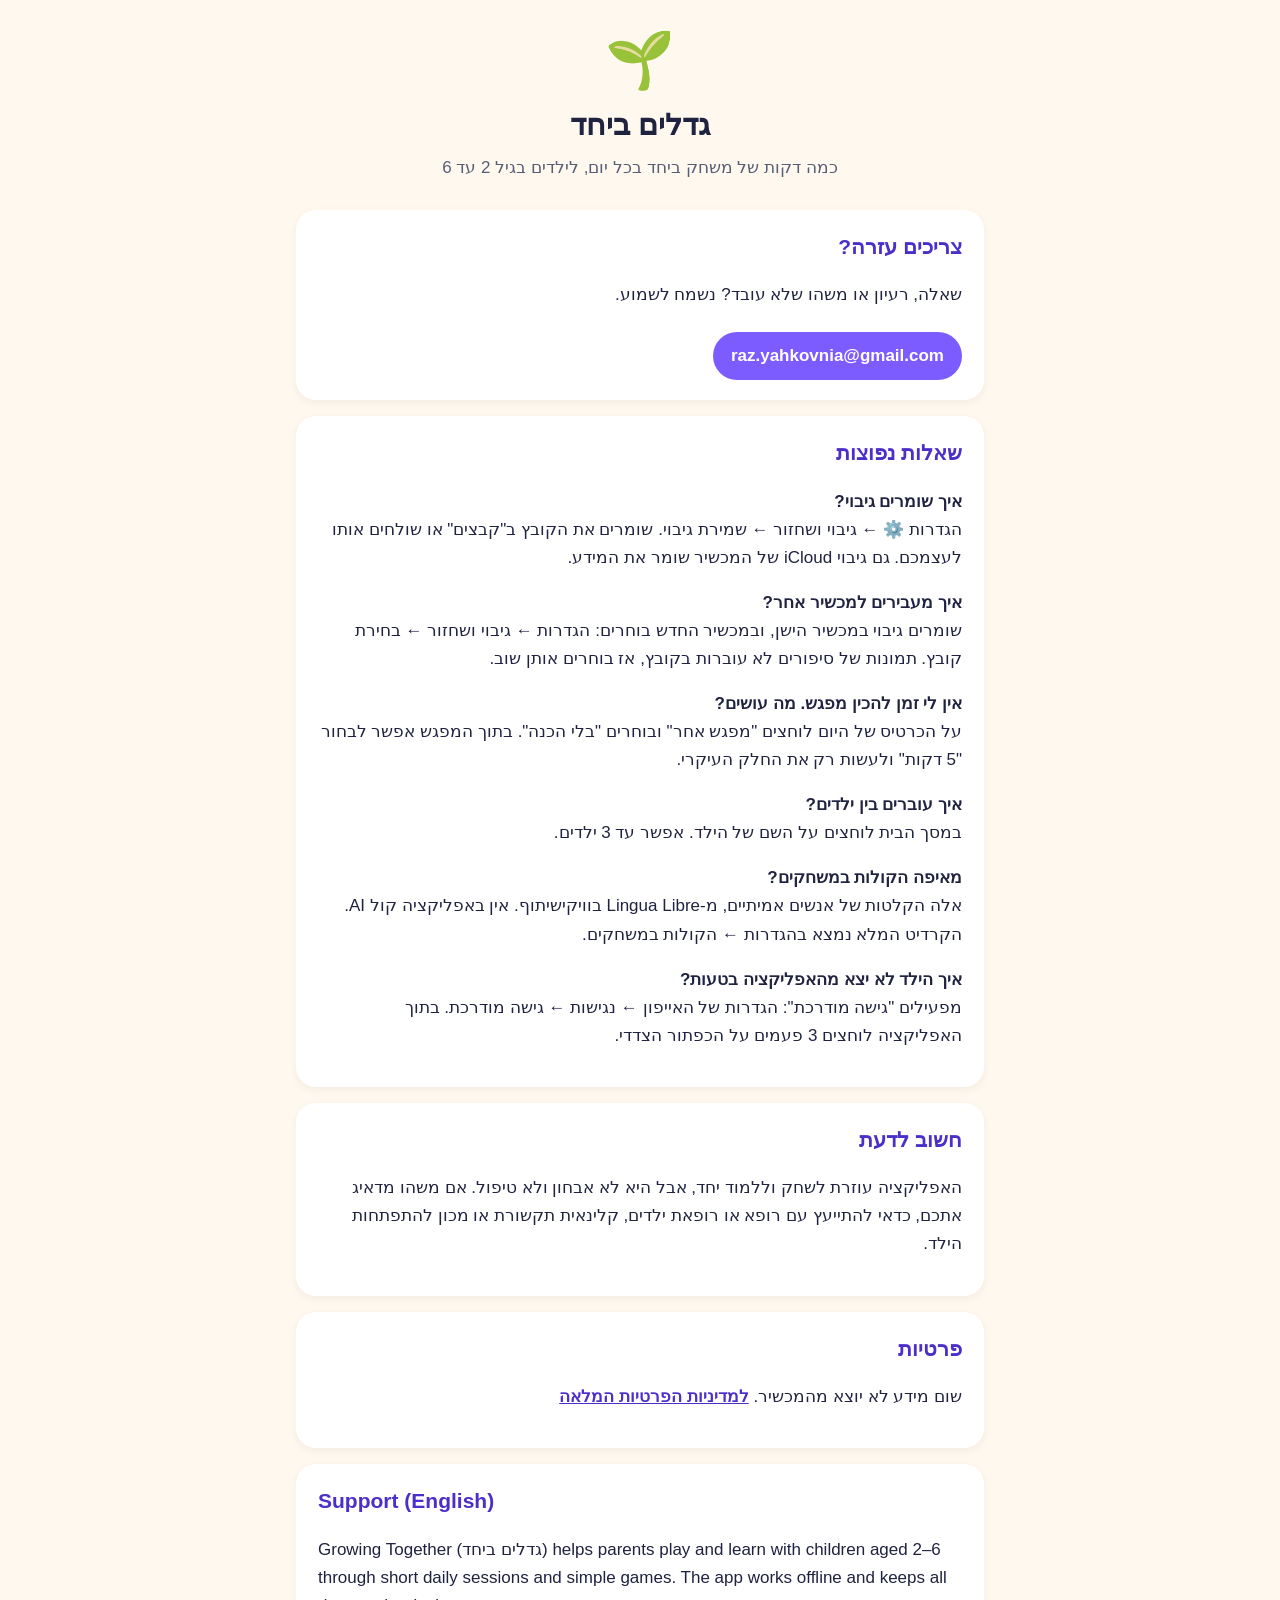
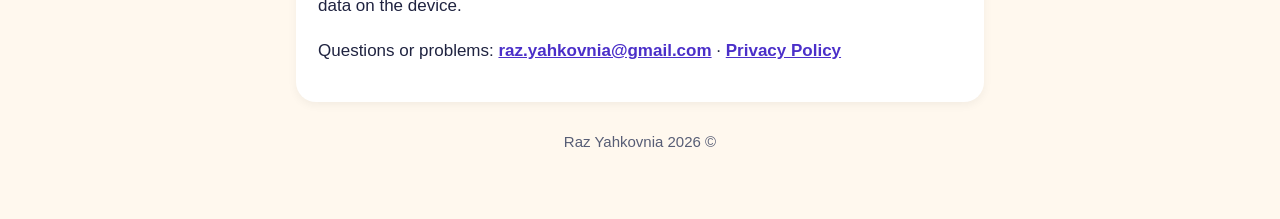
<file: index.html>
<!doctype html>
<html lang="he" dir="rtl">
<head>
  <meta charset="utf-8">
  <meta name="viewport" content="width=device-width, initial-scale=1">
  <title>גדלים ביחד · תמיכה</title>
  <link rel="stylesheet" href="style.css">
</head>
<body>
<main>
  <header>
    <div class="logo">🌱</div>
    <h1>גדלים ביחד</h1>
    <p>כמה דקות של משחק ביחד בכל יום, לילדים בגיל 2 עד 6</p>
  </header>

  <section>
    <h2>צריכים עזרה?</h2>
    <p>שאלה, רעיון או משהו שלא עובד? נשמח לשמוע.</p>
    <a class="mail" href="mailto:raz.yahkovnia@gmail.com">raz.yahkovnia@gmail.com</a>
  </section>

  <section>
    <h2>שאלות נפוצות</h2>
    <p><strong>איך שומרים גיבוי?</strong><br>
      הגדרות ⚙️ ← גיבוי ושחזור ← שמירת גיבוי. שומרים את הקובץ ב"קבצים" או שולחים אותו לעצמכם. גם גיבוי iCloud של המכשיר שומר את המידע.</p>
    <p><strong>איך מעבירים למכשיר אחר?</strong><br>
      שומרים גיבוי במכשיר הישן, ובמכשיר החדש בוחרים: הגדרות ← גיבוי ושחזור ← בחירת קובץ. תמונות של סיפורים לא עוברות בקובץ, אז בוחרים אותן שוב.</p>
    <p><strong>אין לי זמן להכין מפגש. מה עושים?</strong><br>
      על הכרטיס של היום לוחצים "מפגש אחר" ובוחרים "בלי הכנה". בתוך המפגש אפשר לבחור "5 דקות" ולעשות רק את החלק העיקרי.</p>
    <p><strong>איך עוברים בין ילדים?</strong><br>
      במסך הבית לוחצים על השם של הילד. אפשר עד 3 ילדים.</p>
    <p><strong>מאיפה הקולות במשחקים?</strong><br>
      אלה הקלטות של אנשים אמיתיים, מ-Lingua Libre בוויקישיתוף. אין באפליקציה קול AI. הקרדיט המלא נמצא בהגדרות ← הקולות במשחקים.</p>
    <p><strong>איך הילד לא יצא מהאפליקציה בטעות?</strong><br>
      מפעילים "גישה מודרכת": הגדרות של האייפון ← נגישות ← גישה מודרכת. בתוך האפליקציה לוחצים 3 פעמים על הכפתור הצדדי.</p>
  </section>

  <section>
    <h2>חשוב לדעת</h2>
    <p>האפליקציה עוזרת לשחק וללמוד יחד, אבל היא לא אבחון ולא טיפול. אם משהו מדאיג אתכם, כדאי להתייעץ עם רופא או רופאת ילדים, קלינאית תקשורת או מכון להתפתחות הילד.</p>
  </section>

  <section>
    <h2>פרטיות</h2>
    <p>שום מידע לא יוצא מהמכשיר. <a href="privacy.html">למדיניות הפרטיות המלאה</a></p>
  </section>

  <section class="en" lang="en" dir="ltr">
    <h2>Support (English)</h2>
    <p>Growing Together (גדלים ביחד) helps parents play and learn with children aged 2–6 through short daily sessions and simple games. The app works offline and keeps all data on the device.</p>
    <p>Questions or problems: <a href="mailto:raz.yahkovnia@gmail.com">raz.yahkovnia@gmail.com</a> · <a href="privacy.html">Privacy Policy</a></p>
  </section>

  <footer>© 2026 Raz Yahkovnia</footer>
</main>
</body>
</html>
</file>
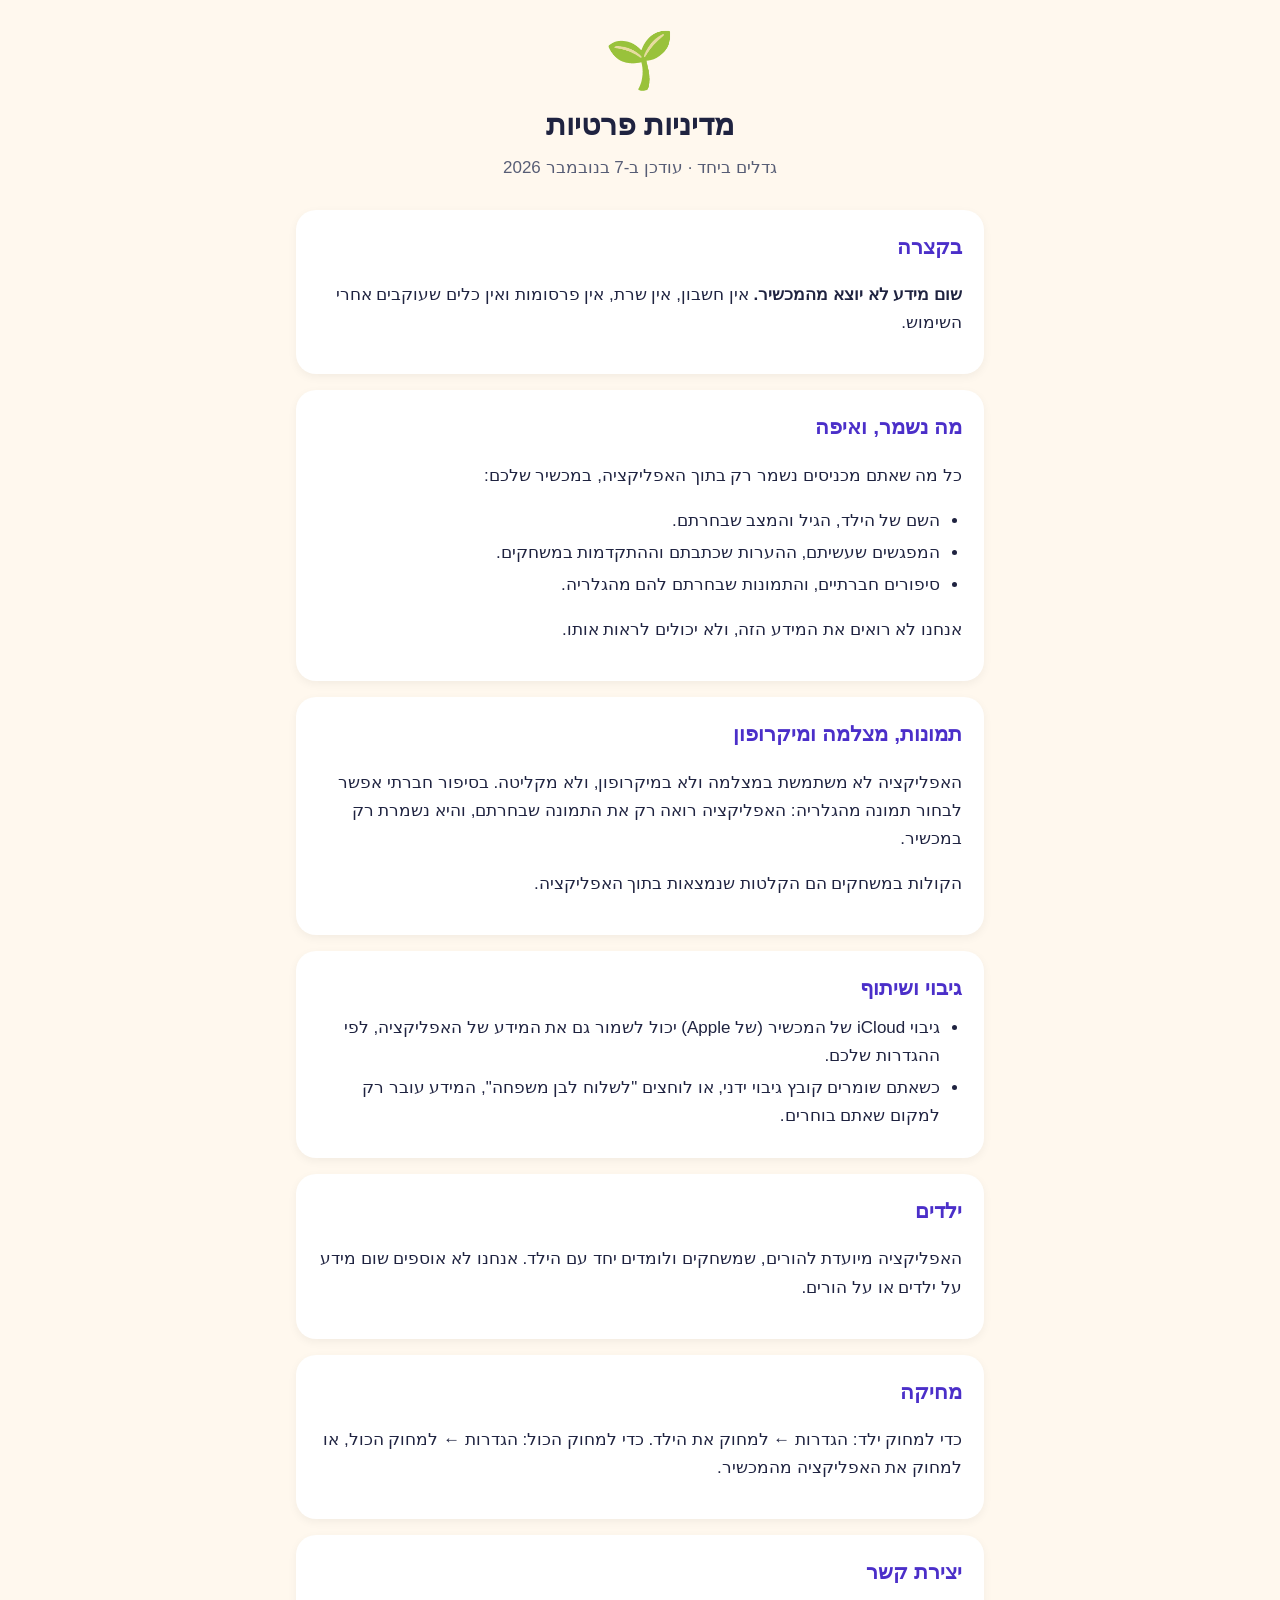
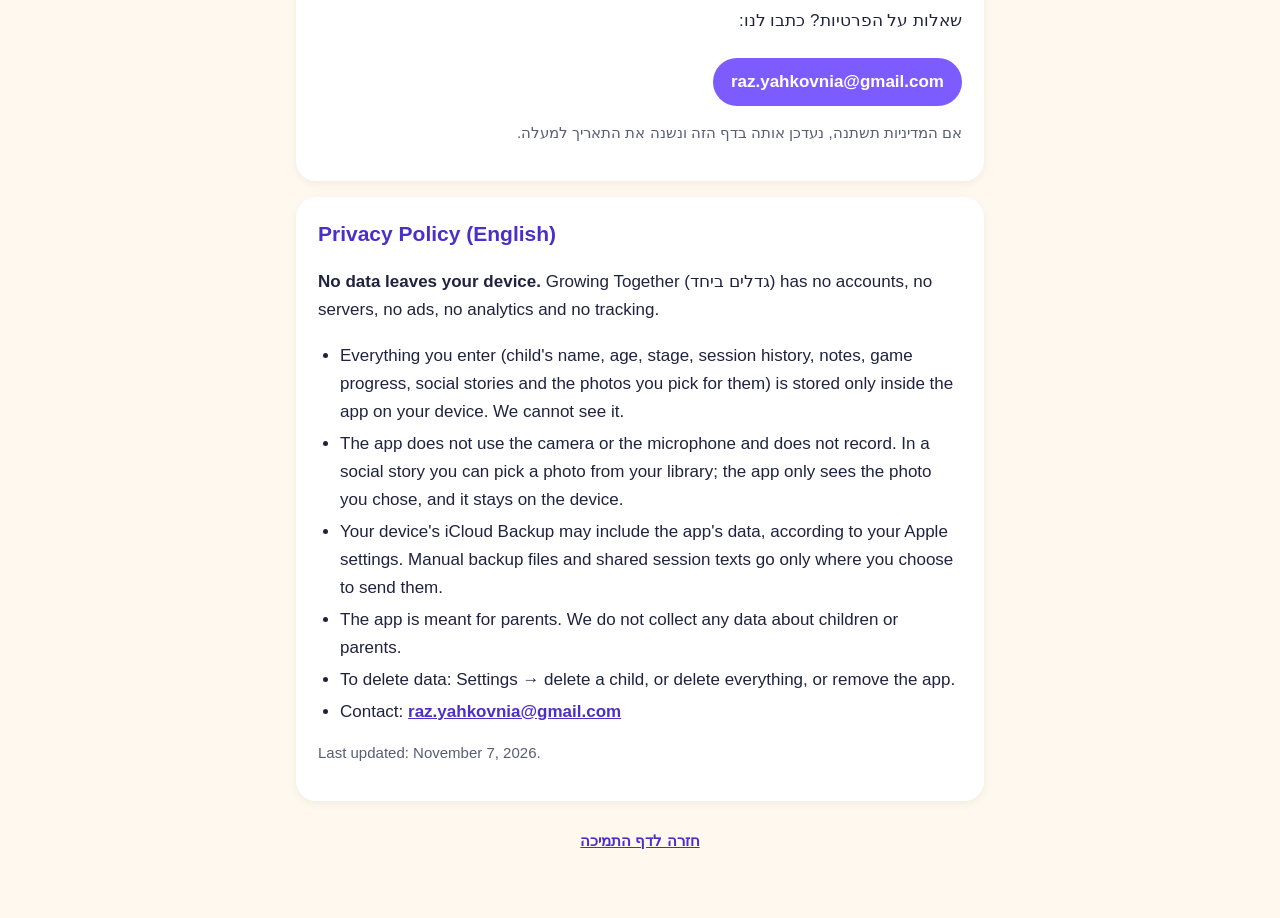
<file: privacy.html>
<!doctype html>
<html lang="he" dir="rtl">
<head>
  <meta charset="utf-8">
  <meta name="viewport" content="width=device-width, initial-scale=1">
  <title>גדלים ביחד · מדיניות פרטיות</title>
  <link rel="stylesheet" href="style.css">
</head>
<body>
<main>
  <header>
    <div class="logo">🌱</div>
    <h1>מדיניות פרטיות</h1>
    <p>גדלים ביחד · עודכן ב-7 בנובמבר 2026</p>
  </header>

  <section>
    <h2>בקצרה</h2>
    <p><strong>שום מידע לא יוצא מהמכשיר.</strong> אין חשבון, אין שרת, אין פרסומות ואין כלים שעוקבים אחרי השימוש.</p>
  </section>

  <section>
    <h2>מה נשמר, ואיפה</h2>
    <p>כל מה שאתם מכניסים נשמר רק בתוך האפליקציה, במכשיר שלכם:</p>
    <ul>
      <li>השם של הילד, הגיל והמצב שבחרתם.</li>
      <li>המפגשים שעשיתם, ההערות שכתבתם וההתקדמות במשחקים.</li>
      <li>סיפורים חברתיים, והתמונות שבחרתם להם מהגלריה.</li>
    </ul>
    <p>אנחנו לא רואים את המידע הזה, ולא יכולים לראות אותו.</p>
  </section>

  <section>
    <h2>תמונות, מצלמה ומיקרופון</h2>
    <p>האפליקציה לא משתמשת במצלמה ולא במיקרופון, ולא מקליטה. בסיפור חברתי אפשר לבחור תמונה מהגלריה: האפליקציה רואה רק את התמונה שבחרתם, והיא נשמרת רק במכשיר.</p>
    <p>הקולות במשחקים הם הקלטות שנמצאות בתוך האפליקציה.</p>
  </section>

  <section>
    <h2>גיבוי ושיתוף</h2>
    <ul>
      <li>גיבוי iCloud של המכשיר (של Apple) יכול לשמור גם את המידע של האפליקציה, לפי ההגדרות שלכם.</li>
      <li>כשאתם שומרים קובץ גיבוי ידני, או לוחצים "לשלוח לבן משפחה", המידע עובר רק למקום שאתם בוחרים.</li>
    </ul>
  </section>

  <section>
    <h2>ילדים</h2>
    <p>האפליקציה מיועדת להורים, שמשחקים ולומדים יחד עם הילד. אנחנו לא אוספים שום מידע על ילדים או על הורים.</p>
  </section>

  <section>
    <h2>מחיקה</h2>
    <p>כדי למחוק ילד: הגדרות ← למחוק את הילד. כדי למחוק הכול: הגדרות ← למחוק הכול, או למחוק את האפליקציה מהמכשיר.</p>
  </section>

  <section>
    <h2>יצירת קשר</h2>
    <p>שאלות על הפרטיות? כתבו לנו:</p>
    <a class="mail" href="mailto:raz.yahkovnia@gmail.com">raz.yahkovnia@gmail.com</a>
    <p class="note">אם המדיניות תשתנה, נעדכן אותה בדף הזה ונשנה את התאריך למעלה.</p>
  </section>

  <section class="en" lang="en" dir="ltr">
    <h2>Privacy Policy (English)</h2>
    <p><strong>No data leaves your device.</strong> Growing Together (גדלים ביחד) has no accounts, no servers, no ads, no analytics and no tracking.</p>
    <ul>
      <li>Everything you enter (child's name, age, stage, session history, notes, game progress, social stories and the photos you pick for them) is stored only inside the app on your device. We cannot see it.</li>
      <li>The app does not use the camera or the microphone and does not record. In a social story you can pick a photo from your library; the app only sees the photo you chose, and it stays on the device.</li>
      <li>Your device's iCloud Backup may include the app's data, according to your Apple settings. Manual backup files and shared session texts go only where you choose to send them.</li>
      <li>The app is meant for parents. We do not collect any data about children or parents.</li>
      <li>To delete data: Settings → delete a child, or delete everything, or remove the app.</li>
      <li>Contact: <a href="mailto:raz.yahkovnia@gmail.com">raz.yahkovnia@gmail.com</a></li>
    </ul>
    <p class="note">Last updated: November 7, 2026.</p>
  </section>

  <footer><a href="index.html">חזרה לדף התמיכה</a></footer>
</main>
</body>
</html>
</file>
<file: style.css>
:root {
  --bg: #FFF8EE;
  --card: #FFFFFF;
  --text: #1F2340;
  --sub: #575D75;
  --line: #ECE4D6;
  --accent: #7C5CFF;
  --accent-deep: #4B2FC9;
}

* { box-sizing: border-box; }

body {
  margin: 0;
  background: var(--bg);
  color: var(--text);
  font: 17px/1.65 -apple-system, BlinkMacSystemFont, "Segoe UI", "Rubik", Arial, sans-serif;
}

main {
  max-width: 720px;
  margin: 0 auto;
  padding: 32px 16px 64px;
}

header { text-align: center; margin-bottom: 28px; }
header .logo { font-size: 56px; line-height: 1; }
h1 { font-size: 30px; margin: 12px 0 4px; }
header p { color: var(--sub); margin: 0; }

section {
  background: var(--card);
  border-radius: 20px;
  padding: 20px 22px;
  margin: 16px 0;
  box-shadow: 0 3px 10px rgba(0, 0, 0, 0.05);
}

h2 { font-size: 21px; margin: 0 0 8px; color: var(--accent-deep); }
ul { padding-inline-start: 22px; margin: 8px 0; }
li { margin: 4px 0; }
a { color: var(--accent-deep); font-weight: 600; }

.mail {
  display: inline-block;
  margin-top: 6px;
  padding: 10px 18px;
  border-radius: 999px;
  background: var(--accent);
  color: #fff;
  text-decoration: none;
}

.en { direction: ltr; text-align: left; }
.note { color: var(--sub); font-size: 15px; }
footer { text-align: center; color: var(--sub); font-size: 15px; margin-top: 28px; }
</file>
